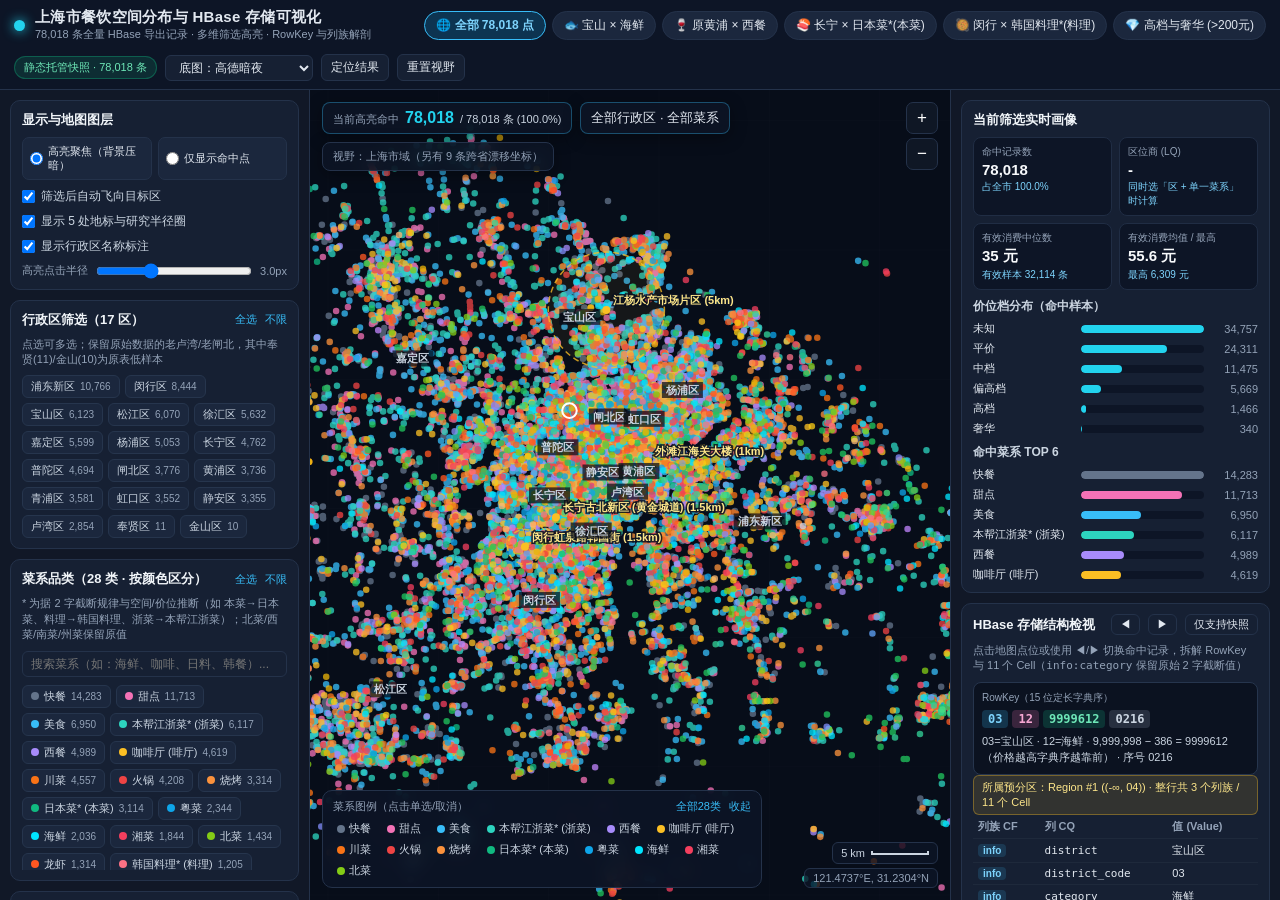
<file: index.html>
<!DOCTYPE html>
<html lang="zh-CN">
<head>
  <meta charset="UTF-8" />
  <meta name="viewport" content="width=device-width, initial-scale=1.0" />
  <meta name="description" content="上海市 78,018 条全量餐饮空间分布与 HBase 存储结构交互式可视化平台：支持多维筛选高亮、区位商实时计算、5 处地标圈验证与 15 位 RowKey / 11 个 Cell 拆解。" />
  <link rel="icon" type="image/svg+xml" href="data:image/svg+xml,%3Csvg xmlns='http://www.w3.org/2000/svg' viewBox='0 0 32 32'%3E%3Crect width='32' height='32' rx='8' fill='%230d1526'/%3E%3Ccircle cx='16' cy='16' r='8' fill='%2322d3ee'/%3E%3Ccircle cx='16' cy='16' r='3.5' fill='%230d1526'/%3E%3C/svg%3E" />
  <title>上海市餐饮空间分布与 HBase 存储可视化</title>
  <link rel="stylesheet" href="style.css" />
</head>
<body>
  <div class="app-shell">
    <!-- 顶部栏 -->
    <header class="topbar">
      <div class="brand">
        <div class="brand-dot"></div>
        <div>
          <h1>上海市餐饮空间分布与 HBase 存储可视化</h1>
          <p class="subtitle">78,018 条全量 HBase 导出记录 · 多维筛选高亮 · RowKey 与列族解剖</p>
        </div>
      </div>

      <div class="presets" id="presets" aria-label="快捷分析预设">
        <button class="preset-btn active" data-preset="all">🌐 全部 78,018 点</button>
        <button class="preset-btn" data-preset="baoshan_seafood">🐟 宝山 × 海鲜</button>
        <button class="preset-btn" data-preset="huangpu_western">🍷 原黄浦 × 西餐</button>
        <button class="preset-btn" data-preset="japanese_gubei">🍣 长宁 × 日本菜*(本菜)</button>
        <button class="preset-btn" data-preset="korean_hongquan">🥘 闵行 × 韩国料理*(料理)</button>
        <button class="preset-btn" data-preset="luxury">💎 高档与奢华 (&gt;200元)</button>
      </div>

      <div class="top-actions">
        <span class="status-pill" id="hbase-status">数据加载中...</span>
        <select id="basemap-select" class="select-sm" title="切换底图" aria-label="切换底图">
          <option value="amap_dark">底图：高德暗夜</option>
          <option value="amap_light">底图：高德亮色</option>
          <option value="esri_street">底图：WGS84 街道</option>
          <option value="esri_dark">底图：WGS84 暗夜</option>
          <option value="esri_sat">底图：高清卫星影像</option>
          <option value="offline">底图：纯离线极简</option>
        </select>
        <button id="btn-fit-match" class="btn-sm" title="缩放到当前筛选结果">定位结果</button>
        <button id="btn-reset-view" class="btn-sm">重置视野</button>
      </div>
    </header>

    <!-- 主体三栏 -->
    <main class="workspace">
      <!-- 左侧筛选栏 -->
      <aside class="sidebar left-panel">
        <section class="card">
          <div class="card-head">
            <h2>显示与地图图层</h2>
          </div>
          <div class="mode-switch">
            <label class="radio-chip">
              <input type="radio" name="displayMode" value="highlight" checked />
              <span>高亮聚焦（背景压暗）</span>
            </label>
            <label class="radio-chip">
              <input type="radio" name="displayMode" value="only" />
              <span>仅显示命中点</span>
            </label>
          </div>
          <div class="toggle-row">
            <label><input type="checkbox" id="chk-autofit" checked /> 筛选后自动飞向目标区</label>
          </div>
          <div class="toggle-row">
            <label><input type="checkbox" id="chk-landmarks" checked /> 显示 5 处地标与研究半径圈</label>
          </div>
          <div class="toggle-row">
            <label><input type="checkbox" id="chk-labels" checked /> 显示行政区名称标注</label>
          </div>
          <div class="slider-row">
            <span>高亮点击半径</span>
            <input type="range" id="rng-point-size" min="1.5" max="6" step="0.5" value="3.0" aria-label="高亮点击半径" />
            <span id="val-point-size">3.0px</span>
          </div>
        </section>

        <section class="card">
          <div class="card-head">
            <h2>行政区筛选（17 区）</h2>
            <div class="mini-actions">
              <button class="link-btn" id="btn-dist-all">全选</button>
              <button class="link-btn" id="btn-dist-clear">不限</button>
            </div>
          </div>
          <p class="hint">点选可多选；保留原始数据的老卢湾/老闸北，其中奉贤(11)/金山(10)为原表低样本</p>
          <div class="chip-grid" id="district-list"></div>
        </section>

        <section class="card">
          <div class="card-head">
            <h2>菜系品类（28 类 · 按颜色区分）</h2>
            <div class="mini-actions">
              <button class="link-btn" id="btn-cat-all">全选</button>
              <button class="link-btn" id="btn-cat-clear">不限</button>
            </div>
          </div>
          <p class="hint">* 为据 2 字截断规律与空间/价位推断（如 本菜→日本菜、料理→韩国料理、浙菜→本帮江浙菜）；北菜/西菜/南菜/州菜保留原值</p>
          <input type="text" id="cat-search" class="input-sm" placeholder="搜索菜系（如：海鲜、咖啡、日料、韩餐）..." aria-label="搜索菜系" />
          <div class="chip-grid cat-grid" id="category-list"></div>
        </section>

        <section class="card">
          <div class="card-head">
            <h2>价格与口碑过滤</h2>
            <button class="link-btn" id="btn-filter-reset">重置条件</button>
          </div>
          <div class="chip-grid" id="price-level-list"></div>
          <div class="range-inputs">
            <label>人均 ≥ <input type="number" id="inp-min-price" min="0" placeholder="0" /></label>
            <label>人均 ≤ <input type="number" id="inp-max-price" min="0" placeholder="不限" /></label>
          </div>
          <div class="range-inputs">
            <label>点评 ≥ <input type="number" id="inp-min-reviews" min="0" placeholder="0" /></label>
            <label class="inline-check"><input type="checkbox" id="chk-usable-only" /> 仅有效(is_usable=1)</label>
          </div>
          <div class="filter-error" id="filter-error" role="alert" hidden></div>
        </section>
      </aside>

      <!-- 中央交互地图 -->
      <section class="map-stage" id="map-stage">
        <canvas id="tile-canvas"></canvas>
        <canvas id="map-canvas"></canvas>

        <!-- 顶部悬浮匹配条 -->
        <div class="map-hud-top">
          <div class="hud-badge">
            <span class="hud-label">当前高亮命中</span>
            <strong id="hud-matched">78,018</strong>
            <span class="hud-sub" id="hud-ratio">/ 78,018 条 (100.0%)</span>
          </div>
          <div class="hud-badge" id="hud-filter-desc">全部行政区 · 全部菜系</div>
          <div class="hud-badge subtle" id="hud-tile-note">视野：上海市域（另有 9 条漂移坐标）</div>
        </div>

        <!-- 缩放控件 -->
        <div class="map-controls">
          <button id="btn-zoom-in" title="放大" aria-label="放大地图">+</button>
          <button id="btn-zoom-out" title="缩小" aria-label="缩小地图">−</button>
        </div>

        <!-- 比例尺与坐标 -->
        <div class="map-hud-bottom-right">
          <div class="scale-bar"><span id="scale-label">5 km</span><div class="scale-line" id="scale-line"></div></div>
          <div class="coord-readout" id="coord-readout">121.4737°E, 31.2304°N</div>
        </div>

        <!-- 菜系颜色图例 -->
        <div class="map-legend" id="map-legend">
          <div class="legend-head">
            <span>菜系图例（点击单选/取消）</span>
            <div class="mini-actions">
              <button class="link-btn" id="btn-legend-all">全部28类</button>
              <button class="link-btn" id="btn-legend-toggle">收起</button>
            </div>
          </div>
          <div class="legend-items" id="legend-items"></div>
        </div>

        <!-- 悬停提示 -->
        <div class="tooltip" id="map-tooltip" hidden></div>

        <!-- 手机端点击点位浮条 -->
        <div class="mobile-pick-banner" id="mobile-pick-banner" hidden>
          <div class="mpb-info" id="mpb-info"></div>
          <div class="mpb-actions">
            <button class="btn-xs" id="btn-mpb-detail">看 Cell 拆解</button>
            <button class="btn-xs banner-close" id="btn-mpb-close" title="收起提示" aria-label="收起提示">×</button>
          </div>
        </div>

        <!-- 加载遮罩 -->
        <div class="loading-overlay" id="loading-overlay">
          <div class="spinner"></div>
          <div>正在从 HBase 导出加载 78,018 条餐饮坐标...</div>
        </div>
      </section>

      <!-- 右侧统计与 HBase 检视面板 -->
      <aside class="sidebar right-panel">
        <section class="card">
          <div class="card-head">
            <h2>当前筛选实时画像</h2>
          </div>
          <div class="kpi-grid">
            <div class="kpi-box">
              <span>命中记录数</span>
              <strong id="stat-count">-</strong>
              <small id="stat-share">-</small>
            </div>
            <div class="kpi-box">
              <span>区位商 (LQ)</span>
              <strong id="stat-lq">-</strong>
              <small id="stat-lq-note">单区+单品类时计算</small>
            </div>
            <div class="kpi-box">
              <span>有效消费中位数</span>
              <strong id="stat-median">-</strong>
              <small id="stat-usable-n">-</small>
            </div>
            <div class="kpi-box">
              <span>有效消费均值 / 最高</span>
              <strong id="stat-mean">-</strong>
              <small id="stat-max">-</small>
            </div>
          </div>

          <div class="sub-chart">
            <h3>价位档分布（命中样本）</h3>
            <div id="chart-price-bars" class="bar-list"></div>
          </div>

          <div class="sub-chart">
            <h3 id="chart-top-title">TOP 品类分布（命中样本）</h3>
            <div id="chart-top-bars" class="bar-list"></div>
          </div>
        </section>

        <section class="card hbase-card">
          <div class="card-head">
            <h2>HBase 存储结构检视</h2>
            <div class="mini-actions">
              <button class="btn-xs" id="btn-prev-record" title="上一条命中记录" aria-label="上一条命中记录">◀</button>
              <button class="btn-xs" id="btn-next-record" title="下一条命中记录" aria-label="下一条命中记录">▶</button>
              <button class="btn-xs" id="btn-live-get">HBase 实时 Get</button>
            </div>
          </div>
          <p class="hint">点击地图点位或使用 ◀/▶ 切换命中记录，拆解 RowKey 与 11 个 Cell（<code>info:category</code> 保留原始 2 字截断值）</p>

          <div id="inspector-empty" class="inspector-empty">尚未选中点位</div>
          <div id="inspector-body" hidden>
            <div class="rowkey-box">
              <div class="rk-label">RowKey（15 位定长字典序）</div>
              <div class="rk-segments" id="rk-segments"></div>
              <div class="rk-explain" id="rk-explain"></div>
            </div>

            <div class="region-badge" id="rk-region"></div>

            <table class="cell-table">
              <thead>
                <tr><th>列族 CF</th><th>列 CQ</th><th>值 (Value)</th></tr>
              </thead>
              <tbody id="cell-tbody"></tbody>
            </table>

            <div id="live-hbase-box" class="live-hbase-box" hidden></div>
          </div>
        </section>
      </aside>
    </main>

    <!-- 手机端底部切换栏 -->
    <nav class="mobile-tabs" id="mobile-tabs">
      <button class="mobile-tab-btn active" data-tab="map">🗺️ 地图</button>
      <button class="mobile-tab-btn" data-tab="filter">🎛️ 筛选</button>
      <button class="mobile-tab-btn" data-tab="stats">📊 画像与 Cell</button>
    </nav>
  </div>

  <script src="app.js"></script>
</body>
</html>
</file>
<file: style.css>
:root {
  --bg: #0b1120;
  --panel: #111827;
  --panel-2: #162033;
  --border: #24324a;
  --text: #e2e8f0;
  --muted: #94a3b8;
  --accent: #38bdf8;
  --accent-2: #22d3ee;
  --chip-bg: #1b273d;
  --chip-active: #0ea5e9;
  --danger: #f43f5e;
  --ok: #10b981;
  font-family: "Microsoft YaHei", "PingFang SC", -apple-system, BlinkMacSystemFont, "Segoe UI", sans-serif;
}

* {
  box-sizing: border-box;
  margin: 0;
  padding: 0;
}

html, body {
  height: 100%;
  background: var(--bg);
  color: var(--text);
  overflow: hidden;
  font-size: 13px;
}

.app-shell {
  display: flex;
  flex-direction: column;
  height: 100vh;
}

/* 顶部栏 */
.topbar {
  display: flex;
  align-items: center;
  justify-content: space-between;
  gap: 12px;
  padding: 8px 14px;
  background: #0d1526;
  border-bottom: 1px solid var(--border);
  flex-shrink: 0;
  flex-wrap: wrap;
}

.brand {
  display: flex;
  align-items: center;
  gap: 10px;
}

.brand-dot {
  width: 11px;
  height: 11px;
  border-radius: 50%;
  background: var(--accent-2);
  box-shadow: 0 0 12px var(--accent-2);
}

.brand h1 {
  font-size: 15px;
  font-weight: 700;
  letter-spacing: 0.3px;
}

.subtitle {
  font-size: 11px;
  color: var(--muted);
}

.presets {
  display: flex;
  gap: 6px;
  flex-wrap: wrap;
}

.preset-btn {
  background: var(--chip-bg);
  color: var(--text);
  border: 1px solid var(--border);
  border-radius: 999px;
  padding: 5px 11px;
  font-size: 12px;
  cursor: pointer;
  transition: all 0.15s ease;
}

.preset-btn:hover {
  border-color: var(--accent);
  color: #fff;
}

.preset-btn.active {
  background: rgba(14, 165, 233, 0.22);
  border-color: var(--accent);
  color: #7dd3fc;
  font-weight: 600;
}

.top-actions {
  display: flex;
  align-items: center;
  gap: 8px;
}

.status-pill {
  padding: 3px 9px;
  border-radius: 999px;
  font-size: 11px;
  background: rgba(16, 185, 129, 0.15);
  color: #6ee7b7;
  border: 1px solid rgba(16, 185, 129, 0.35);
}

.status-pill.live {
  background: rgba(56, 189, 248, 0.18);
  color: #7dd3fc;
  border-color: rgba(56, 189, 248, 0.5);
}

.select-sm, .btn-sm, .btn-xs, .input-sm {
  background: var(--panel-2);
  color: var(--text);
  border: 1px solid var(--border);
  border-radius: 6px;
  padding: 4px 9px;
  font-size: 12px;
}

.btn-sm, .btn-xs {
  cursor: pointer;
}

.btn-sm:hover, .btn-xs:hover {
  border-color: var(--accent);
  color: #fff;
}

.btn-xs {
  padding: 2px 8px;
  font-size: 11px;
}

/* 三栏布局 */
.workspace {
  flex: 1;
  display: grid;
  grid-template-columns: 310px 1fr 330px;
  min-height: 0;
}

.sidebar {
  background: var(--panel);
  overflow-y: auto;
  padding: 10px;
  display: flex;
  flex-direction: column;
  gap: 10px;
}

.left-panel {
  border-right: 1px solid var(--border);
}

.right-panel {
  border-left: 1px solid var(--border);
}

.sidebar::-webkit-scrollbar {
  width: 6px;
}
.sidebar::-webkit-scrollbar-thumb {
  background: #2b3a55;
  border-radius: 3px;
}

.card {
  background: var(--panel-2);
  border: 1px solid var(--border);
  border-radius: 10px;
  padding: 10px 11px;
  display: flex;
  flex-direction: column;
  gap: 8px;
}

.card-head {
  display: flex;
  align-items: center;
  justify-content: space-between;
  gap: 6px;
}

.card-head h2 {
  font-size: 13px;
  font-weight: 700;
  color: #f1f5f9;
}

.hint {
  font-size: 11px;
  color: var(--muted);
  line-height: 1.4;
}

.mini-actions {
  display: flex;
  gap: 8px;
}

.link-btn {
  background: none;
  border: none;
  color: var(--accent);
  font-size: 11px;
  cursor: pointer;
}

.link-btn:hover {
  text-decoration: underline;
}

.mode-switch {
  display: grid;
  grid-template-columns: 1fr 1fr;
  gap: 6px;
  align-items: stretch;
}

.radio-chip {
  display: flex;
  align-items: center;
  gap: 5px;
  background: var(--chip-bg);
  border: 1px solid var(--border);
  border-radius: 7px;
  padding: 6px 7px;
  font-size: 11px;
  line-height: 1.3;
  cursor: pointer;
}

.toggle-row {
  font-size: 12px;
  color: #cbd5e1;
}
.toggle-row label {
  display: flex;
  align-items: center;
  gap: 6px;
  cursor: pointer;
}

.slider-row {
  display: flex;
  align-items: center;
  gap: 8px;
  font-size: 11px;
  color: var(--muted);
}
.slider-row input[type="range"] {
  flex: 1;
}

.input-sm {
  width: 100%;
  padding: 5px 8px;
}

.chip-grid {
  display: flex;
  flex-wrap: wrap;
  gap: 5px;
}

.cat-grid {
  max-height: 185px;
  overflow-y: auto;
  padding-right: 2px;
}

.chip {
  display: inline-flex;
  align-items: center;
  gap: 5px;
  padding: 3px 8px;
  border-radius: 6px;
  background: var(--chip-bg);
  border: 1px solid #26354d;
  color: #cbd5e1;
  font-size: 11px;
  cursor: pointer;
  user-select: none;
  transition: all 0.12s ease;
}

.chip:hover {
  border-color: var(--accent);
}

.chip.selected {
  background: rgba(14, 165, 233, 0.24);
  border-color: var(--accent);
  color: #ffffff;
  font-weight: 600;
}

.chip .cnt {
  color: var(--muted);
  font-size: 10px;
}

.chip.selected .cnt {
  color: #bae6fd;
}

.color-dot {
  width: 8px;
  height: 8px;
  border-radius: 50%;
  flex-shrink: 0;
}

.range-inputs {
  display: grid;
  grid-template-columns: 1fr 1fr;
  gap: 8px;
  align-items: center;
  font-size: 11px;
  color: var(--muted);
}

.range-inputs input[type="number"] {
  width: 68px;
  background: #0d1526;
  color: var(--text);
  border: 1px solid var(--border);
  border-radius: 5px;
  padding: 3px 6px;
  margin-left: 3px;
}

.range-inputs input[type="number"].invalid {
  border-color: var(--danger);
  box-shadow: 0 0 0 1px rgba(244, 63, 94, 0.35);
}

.filter-error {
  font-size: 11px;
  color: #fda4af;
  background: rgba(244, 63, 94, 0.12);
  border: 1px solid rgba(244, 63, 94, 0.35);
  border-radius: 6px;
  padding: 5px 8px;
  line-height: 1.35;
}

.inline-check {
  display: flex;
  align-items: center;
  gap: 4px;
  color: #cbd5e1;
  cursor: pointer;
}

/* 中央地图舞台 */
.map-stage {
  position: relative;
  background: #070d19;
  overflow: hidden;
}

.map-stage.basemap-light {
  background: #e5e7eb;
}

#tile-canvas,
#map-canvas {
  position: absolute;
  inset: 0;
  display: block;
  width: 100%;
  height: 100%;
}

#tile-canvas {
  pointer-events: none;
  opacity: 0.88;
}

#tile-canvas.dark-filter {
  filter: invert(92%) hue-rotate(180deg) brightness(82%) contrast(108%) saturate(55%);
  opacity: 0.78;
}

#map-canvas {
  cursor: grab;
  touch-action: none;
}

#map-canvas:active {
  cursor: grabbing;
}

.map-hud-top {
  position: absolute;
  top: 12px;
  left: 12px;
  right: 60px;
  display: flex;
  flex-wrap: wrap;
  gap: 8px;
  pointer-events: none;
}

.hud-badge {
  background: rgba(13, 21, 38, 0.86);
  backdrop-filter: blur(8px);
  border: 1px solid rgba(56, 189, 248, 0.35);
  border-radius: 8px;
  padding: 6px 10px;
  display: flex;
  align-items: baseline;
  gap: 6px;
  box-shadow: 0 4px 16px rgba(0, 0, 0, 0.35);
}

.hud-badge.subtle {
  border-color: var(--border);
  color: var(--muted);
  font-size: 11px;
  align-items: center;
}

.hud-label {
  font-size: 11px;
  color: var(--muted);
}

.hud-badge strong {
  font-size: 16px;
  color: var(--accent-2);
}

.hud-sub {
  font-size: 11px;
  color: #cbd5e1;
}

.map-controls {
  position: absolute;
  top: 12px;
  right: 12px;
  display: flex;
  flex-direction: column;
  gap: 4px;
}

.map-controls button {
  width: 32px;
  height: 32px;
  background: rgba(17, 24, 39, 0.9);
  border: 1px solid var(--border);
  border-radius: 7px;
  color: #fff;
  font-size: 17px;
  cursor: pointer;
}

.map-controls button:hover {
  border-color: var(--accent);
}

.map-hud-bottom-right {
  position: absolute;
  right: 12px;
  bottom: 12px;
  display: flex;
  flex-direction: column;
  align-items: flex-end;
  gap: 4px;
  pointer-events: none;
}

.scale-bar {
  background: rgba(13, 21, 38, 0.8);
  border: 1px solid var(--border);
  border-radius: 6px;
  padding: 4px 8px;
  display: flex;
  align-items: center;
  gap: 6px;
  font-size: 11px;
  color: #cbd5e1;
}

.scale-line {
  height: 4px;
  width: 60px;
  border-left: 2px solid #cbd5e1;
  border-right: 2px solid #cbd5e1;
  border-bottom: 2px solid #cbd5e1;
}

.coord-readout {
  background: rgba(13, 21, 38, 0.8);
  border: 1px solid var(--border);
  border-radius: 6px;
  padding: 3px 8px;
  font-size: 11px;
  color: var(--muted);
  font-variant-numeric: tabular-nums;
}

/* 菜系图例 */
.map-legend {
  position: absolute;
  left: 12px;
  bottom: 12px;
  max-width: 440px;
  background: rgba(13, 21, 38, 0.9);
  backdrop-filter: blur(8px);
  border: 1px solid var(--border);
  border-radius: 10px;
  padding: 8px 10px;
  z-index: 15;
}

.legend-head {
  display: flex;
  justify-content: space-between;
  align-items: center;
  gap: 10px;
  font-size: 11px;
  color: var(--muted);
}

.map-legend:not(.is-collapsed) .legend-head {
  margin-bottom: 6px;
}

.legend-items {
  display: flex;
  flex-wrap: wrap;
  gap: 4px 8px;
  max-height: 165px;
  overflow-y: auto;
}

.legend-item {
  display: inline-flex;
  align-items: center;
  gap: 4px;
  font-size: 11px;
  color: #cbd5e1;
  cursor: pointer;
  padding: 1px 4px;
  border-radius: 4px;
}

.legend-item:hover {
  background: rgba(56, 189, 248, 0.14);
}

.legend-item.dim {
  opacity: 0.35;
}

/* 悬停提示 */
.tooltip {
  position: absolute;
  pointer-events: none;
  background: rgba(15, 23, 42, 0.96);
  border: 1px solid var(--accent);
  border-radius: 8px;
  padding: 8px 10px;
  font-size: 12px;
  line-height: 1.5;
  box-shadow: 0 8px 24px rgba(0, 0, 0, 0.5);
  z-index: 20;
  min-width: 190px;
}

.loading-overlay {
  position: absolute;
  inset: 0;
  background: rgba(11, 17, 32, 0.92);
  display: flex;
  flex-direction: column;
  align-items: center;
  justify-content: center;
  gap: 12px;
  font-size: 14px;
  z-index: 30;
}

.spinner {
  width: 34px;
  height: 34px;
  border: 3px solid #24324a;
  border-top-color: var(--accent-2);
  border-radius: 50%;
  animation: spin 0.8s linear infinite;
}

@keyframes spin {
  to { transform: rotate(360deg); }
}

/* 右侧 KPI 与条形图 */
.kpi-grid {
  display: grid;
  grid-template-columns: 1fr 1fr;
  gap: 7px;
}

.kpi-box {
  background: #0d1526;
  border: 1px solid #202d44;
  border-radius: 8px;
  padding: 7px 8px;
  display: flex;
  flex-direction: column;
  gap: 2px;
}

.kpi-box span {
  font-size: 10px;
  color: var(--muted);
}

.kpi-box strong {
  font-size: 15px;
  color: #f8fafc;
}

.kpi-box small {
  font-size: 10px;
  color: #7dd3fc;
}

.sub-chart h3 {
  font-size: 12px;
  color: #cbd5e1;
  margin-bottom: 6px;
}

.bar-list {
  display: flex;
  flex-direction: column;
  gap: 5px;
}

.bar-row {
  display: grid;
  grid-template-columns: 102px 1fr 48px;
  align-items: center;
  gap: 6px;
  font-size: 11px;
}

.bar-row > span:first-child {
  white-space: nowrap;
  overflow: hidden;
  text-overflow: ellipsis;
}

.bar-track {
  height: 8px;
  background: #0d1526;
  border-radius: 4px;
  overflow: hidden;
}

.bar-fill {
  height: 100%;
  border-radius: 4px;
  background: var(--accent);
}

.bar-val {
  text-align: right;
  color: var(--muted);
  font-variant-numeric: tabular-nums;
}

/* HBase 检视器 */
.rowkey-box {
  background: #0b1220;
  border: 1px solid #26354d;
  border-radius: 8px;
  padding: 8px;
}

.rk-label {
  font-size: 10px;
  color: var(--muted);
  margin-bottom: 5px;
}

.rk-segments {
  display: flex;
  flex-wrap: wrap;
  gap: 4px;
  font-family: Consolas, monospace;
}

.rk-seg {
  padding: 2px 6px;
  border-radius: 4px;
  font-size: 12px;
  font-weight: 700;
}

.rk-d { background: rgba(56, 189, 248, 0.2); color: #7dd3fc; }
.rk-c { background: rgba(244, 114, 182, 0.2); color: #f9a8d4; }
.rk-p { background: rgba(16, 185, 129, 0.2); color: #6ee7b7; }
.rk-s { background: rgba(148, 163, 184, 0.2); color: #cbd5e1; }

.rk-explain {
  margin-top: 6px;
  font-size: 11px;
  color: #cbd5e1;
  line-height: 1.45;
}

.region-badge {
  font-size: 11px;
  padding: 4px 8px;
  border-radius: 6px;
  background: rgba(251, 191, 36, 0.12);
  border: 1px solid rgba(251, 191, 36, 0.35);
  color: #fde68a;
}

.cell-table {
  width: 100%;
  border-collapse: collapse;
  font-size: 11px;
}

.cell-table th, .cell-table td {
  border-bottom: 1px solid #1e293b;
  padding: 4px 5px;
  text-align: left;
}

.cell-table th {
  color: var(--muted);
  font-weight: 600;
}

.cf-tag {
  display: inline-block;
  padding: 1px 5px;
  border-radius: 4px;
  font-size: 10px;
  font-weight: 700;
}
.cf-info { background: rgba(56, 189, 248, 0.16); color: #7dd3fc; }
.cf-metric { background: rgba(16, 185, 129, 0.16); color: #6ee7b7; }
.cf-geo { background: rgba(251, 191, 36, 0.16); color: #fcd34d; }

.live-hbase-box {
  background: #090e1a;
  border: 1px solid var(--border);
  border-radius: 6px;
  padding: 7px;
  font-family: Consolas, monospace;
  font-size: 11px;
  white-space: pre-wrap;
  max-height: 160px;
  overflow-y: auto;
  color: #a7f3d0;
}

.inspector-empty {
  color: var(--muted);
  font-size: 12px;
  padding: 10px 0;
}

.mobile-tabs {
  display: none;
}

.mobile-pick-banner {
  display: none;
}

@media (max-width: 1200px) {
  .workspace {
    grid-template-columns: 265px 1fr 285px;
  }
}

@media (max-width: 900px) {
  .app-shell {
    height: 100vh;
    height: 100dvh;
  }

  .topbar {
    padding: 7px 10px;
    gap: 6px;
  }

  .brand h1 {
    font-size: 13px;
  }

  .subtitle {
    display: none;
  }

  .presets {
    width: 100%;
    flex-wrap: wrap;
    gap: 5px;
  }

  .preset-btn {
    padding: 3px 8px;
    font-size: 11px;
  }

  .top-actions {
    width: 100%;
    flex-wrap: wrap;
    gap: 5px;
  }

  .status-pill, .select-sm, .btn-sm {
    font-size: 11px;
    padding: 3px 8px;
  }

  .workspace {
    display: block;
    position: relative;
    flex: 1;
    min-height: 0;
    overflow: hidden;
  }

  .map-stage,
  .left-panel,
  .right-panel {
    position: absolute;
    inset: 0;
    width: 100%;
    height: 100%;
    border: none;
  }

  body[data-mobile-tab="map"] .left-panel,
  body[data-mobile-tab="map"] .right-panel {
    display: none;
  }

  body[data-mobile-tab="filter"] .map-stage,
  body[data-mobile-tab="filter"] .right-panel {
    display: none;
  }

  body[data-mobile-tab="stats"] .map-stage,
  body[data-mobile-tab="stats"] .left-panel {
    display: none;
  }

  .map-hud-top {
    top: 8px;
    left: 8px;
    right: 48px;
    gap: 5px;
  }

  .hud-badge {
    padding: 4px 8px;
    font-size: 11px;
  }

  .hud-badge strong {
    font-size: 13px;
  }

  #hud-tile-note,
  .coord-readout {
    display: none;
  }

  .map-controls {
    top: 8px;
    right: 8px;
  }

  .map-controls button {
    width: 36px;
    height: 36px;
  }

  .map-hud-bottom-right {
    right: 8px;
    bottom: 8px;
  }

  .map-stage.has-pick-banner .map-hud-bottom-right {
    bottom: 54px;
  }

  .map-legend {
    left: 8px;
    bottom: 8px;
    max-width: calc(100% - 120px);
    padding: 6px 8px;
  }

  .map-legend:not(.is-collapsed) {
    right: 8px;
    bottom: 42px;
    max-width: none;
  }

  .map-stage.has-pick-banner .map-legend.is-collapsed {
    bottom: 54px;
  }

  .map-stage.has-pick-banner .map-legend:not(.is-collapsed) {
    bottom: 88px;
  }

  .legend-items {
    max-height: 135px;
  }

  .mobile-pick-banner {
    display: flex;
    align-items: center;
    justify-content: space-between;
    gap: 8px;
    position: absolute;
    left: 8px;
    right: 8px;
    bottom: 8px;
    background: rgba(15, 23, 42, 0.96);
    border: 1px solid var(--accent);
    border-radius: 9px;
    padding: 7px 10px;
    z-index: 25;
    box-shadow: 0 6px 20px rgba(0, 0, 0, 0.55);
  }

  .mobile-pick-banner[hidden] {
    display: none;
  }

  .mpb-info {
    font-size: 12px;
    color: #f8fafc;
    overflow: hidden;
    text-overflow: ellipsis;
    white-space: nowrap;
  }

  .mpb-actions {
    display: flex;
    align-items: center;
    gap: 6px;
    flex-shrink: 0;
  }

  .banner-close {
    padding: 2px 6px;
    color: var(--muted);
  }

  .mobile-tabs {
    display: grid;
    grid-template-columns: 1fr 1fr 1fr;
    height: 48px;
    background: #0d1526;
    border-top: 1px solid var(--border);
    flex-shrink: 0;
  }

  .mobile-tab-btn {
    background: none;
    border: none;
    color: var(--muted);
    font-size: 13px;
    font-weight: 600;
    cursor: pointer;
    border-top: 2px solid transparent;
  }

  .mobile-tab-btn.active {
    color: var(--accent-2);
    border-top-color: var(--accent-2);
    background: rgba(34, 211, 238, 0.08);
  }

  .input-sm,
  .range-inputs input[type="number"],
  .select-sm {
    font-size: 14px;
  }
}
</file>
